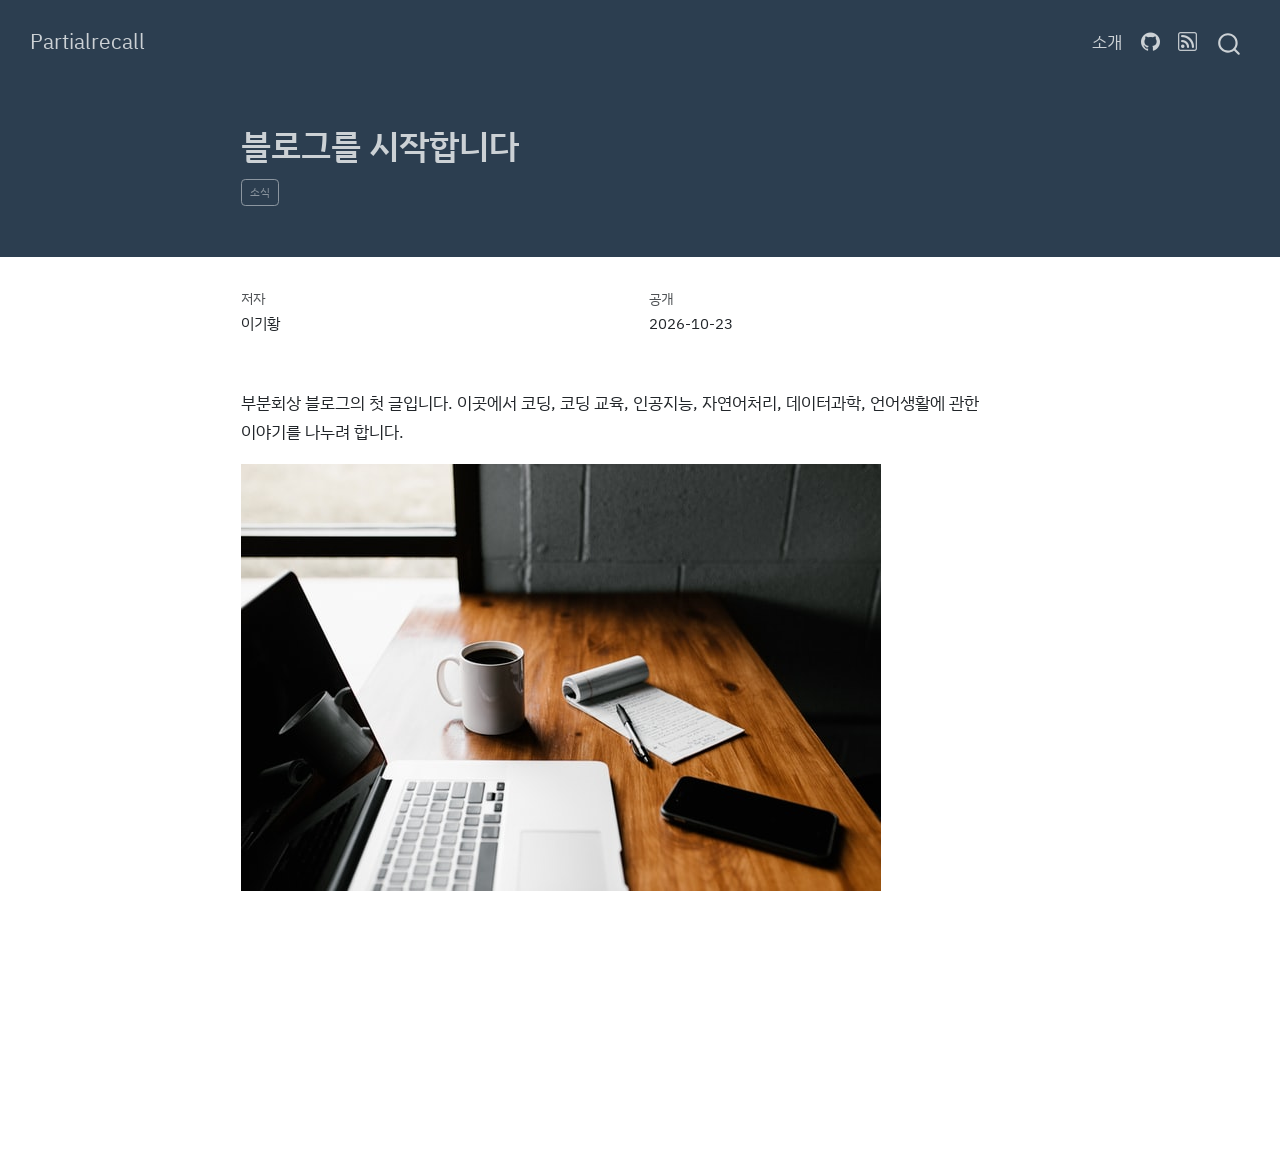
<file: posts/welcome/index.html>
<!DOCTYPE html>
<html xmlns="http://www.w3.org/1999/xhtml" lang="ko" xml:lang="ko"><head>

<meta charset="utf-8">
<meta name="generator" content="quarto-1.10.19">

<meta name="viewport" content="width=device-width, initial-scale=1.0, user-scalable=yes">

<meta name="author" content="이기황">
<meta name="dcterms.date" content="2026-10-23">

<title>블로그를 시작합니다 – 부분회상</title>
<style>
/* Default styles provided by pandoc.
** See https://pandoc.org/MANUAL.html#variables-for-html for config info.
*/
span.smallcaps{font-variant: small-caps;}
div.columns{display: flex; gap: 1.5em;}
div.column{flex: auto;}
@media screen {
div.columns{gap: min(4vw, 1.5em);}
div.column{overflow-x: auto;}
}
div.hanging-indent{margin-left: 1.5em; text-indent: -1.5em;}
ul.task-list{list-style: none;}
ul.task-list li input[type="checkbox"] {
  width: 0.8em;
  margin: 0 0.8em 0.2em -1em; /* quarto-specific, see https://github.com/quarto-dev/quarto-cli/issues/4556 */ 
  vertical-align: middle;
}
</style>


<script src="../../site_libs/quarto-nav/quarto-nav.js"></script>
<script src="../../site_libs/quarto-nav/headroom.min.js"></script>
<script src="../../site_libs/clipboard/clipboard.min.js"></script>
<script src="../../site_libs/quarto-search/autocomplete.umd.js"></script>
<script src="../../site_libs/quarto-search/fuse.min.js"></script>
<script src="../../site_libs/quarto-search/quarto-search.js"></script>
<meta name="quarto:offset" content="../../">
<script src="../../site_libs/quarto-html/quarto.js" type="module"></script>
<script src="../../site_libs/quarto-html/tabsets/tabsets.js" type="module"></script>
<script src="../../site_libs/quarto-html/popper.min.js"></script>
<script src="../../site_libs/quarto-html/tippy.umd.min.js"></script>
<script src="../../site_libs/quarto-html/anchor.min.js"></script>
<link href="../../site_libs/quarto-html/tippy.css" rel="stylesheet">
<link href="../../site_libs/quarto-html/quarto-syntax-highlighting-bf27225e3a48a9273f3daa8f8e829971.css" rel="stylesheet" id="quarto-text-highlighting-styles">
<script src="../../site_libs/bootstrap/bootstrap.min.js"></script>
<link href="../../site_libs/bootstrap/bootstrap-icons.css" rel="stylesheet">
<link href="../../site_libs/bootstrap/bootstrap-3fe492998eef9252011921451411c7b8.min.css" rel="stylesheet" append-hash="true" id="quarto-bootstrap" data-mode="light">
<script id="quarto-search-options" type="application/json">{
  "location": "navbar",
  "copy-button": false,
  "collapse-after": 3,
  "panel-placement": "end",
  "type": "overlay",
  "limit": 50,
  "keyboard-shortcut": [
    "f",
    "/",
    "s"
  ],
  "show-item-context": false,
  "language": {
    "search-no-results-text": "일치 없음",
    "search-matching-documents-text": "일치된 문서",
    "search-copy-link-title": "검색 링크 복사",
    "search-hide-matches-text": "추가 검색 결과 숨기기",
    "search-more-match-text": "추가 검색결과",
    "search-more-matches-text": "추가 검색결과",
    "search-clear-button-title": "제거",
    "search-text-placeholder": "",
    "search-detached-cancel-button-title": "취소",
    "search-submit-button-title": "검색",
    "search-label": "검색"
  }
}</script>
<link rel="preconnect" href="https://fonts.googleapis.com">
<link rel="preconnect" href="https://fonts.gstatic.com" crossorigin="">
<link rel="stylesheet" href="https://fonts.googleapis.com/css2?family=IBM+Plex+Sans+KR:wght@400;500;700&amp;display=swap">


</head>

<body class="nav-fixed fullcontent quarto-light">

<div id="quarto-search-results"></div>
  <header id="quarto-header" class="headroom fixed-top quarto-banner">
    <nav class="navbar navbar-expand-lg " data-bs-theme="dark">
      <div class="navbar-container container-fluid">
      <div class="navbar-brand-container mx-auto">
    <a class="navbar-brand" href="../../index.html">
    <span class="navbar-title">Partialrecall</span>
    </a>
  </div>
            <div id="quarto-search" class="" title="검색"></div>
          <button class="navbar-toggler" type="button" data-bs-toggle="collapse" data-bs-target="#navbarCollapse" aria-controls="navbarCollapse" role="menu" aria-expanded="false" aria-label="탐색 전환" onclick="if (window.quartoToggleHeadroom) { window.quartoToggleHeadroom(); }">
  <span class="navbar-toggler-icon"></span>
</button>
          <div class="collapse navbar-collapse" id="navbarCollapse">
            <ul class="navbar-nav navbar-nav-scroll ms-auto">
  <li class="nav-item">
    <a class="nav-link" href="../../about.html"> 
<span class="menu-text">소개</span></a>
  </li>  
  <li class="nav-item compact">
    <a class="nav-link" href="https://github.com/kihwanglee"> <i class="bi bi-github" role="img">
</i> 
<span class="menu-text"></span></a>
  </li>  
  <li class="nav-item compact">
    <a class="nav-link" href="../../index.xml"> <i class="bi bi-rss" role="img">
</i> 
<span class="menu-text"></span></a>
  </li>  
</ul>
          </div> <!-- /navcollapse -->
            <div class="quarto-navbar-tools">
</div>
      </div> <!-- /container-fluid -->
    </nav>
</header>
<!-- content -->
<header id="title-block-header" class="quarto-title-block default page-columns page-full">
  <div class="quarto-title-banner page-columns page-full">
    <div class="quarto-title column-body">
      <h1 class="title">블로그를 시작합니다</h1>
                                <div class="quarto-categories">
                <div class="quarto-category">소식</div>
              </div>
                  </div>
  </div>
    
  
  <div class="quarto-title-meta">

      <div>
      <div class="quarto-title-meta-heading">저자</div>
      <div class="quarto-title-meta-contents">
               <p>이기황 </p>
            </div>
    </div>
      
      <div>
      <div class="quarto-title-meta-heading">공개</div>
      <div class="quarto-title-meta-contents">
        <p class="date">2026-10-23</p>
      </div>
    </div>
    
      
    </div>
    
  
  </header><div id="quarto-content" class="quarto-container page-columns page-rows-contents page-layout-article page-navbar">
<!-- sidebar -->
<!-- margin-sidebar -->
    
<!-- main -->
<main class="content quarto-banner-title-block" id="quarto-document-content">





<p>부분회상 블로그의 첫 글입니다. 이곳에서 코딩, 코딩 교육, 인공지능, 자연어처리, 데이터과학, 언어생활에 관한 이야기를 나누려 합니다.</p>
<p><img src="thumbnail.jpg" class="img-fluid"></p>



</main> <!-- /main -->
<script id="quarto-html-after-body" type="application/javascript">
  window.document.addEventListener("DOMContentLoaded", function (event) {
    const icon = "";
    const anchorJS = new window.AnchorJS();
    anchorJS.options = {
      placement: 'right',
      icon: icon
    };
    anchorJS.add('.anchored');
    const isCodeAnnotation = (el) => {
      for (const clz of el.classList) {
        if (clz.startsWith('code-annotation-')) {                     
          return true;
        }
      }
      return false;
    }
    const onCopySuccess = function(e) {
      // button target
      const button = e.trigger;
      // don't keep focus
      button.blur();
      // flash "checked"
      button.classList.add('code-copy-button-checked');
      var currentTitle = button.getAttribute("title");
      button.setAttribute("title", "복사완료!");
      let tooltip;
      if (window.bootstrap) {
        button.setAttribute("data-bs-toggle", "tooltip");
        button.setAttribute("data-bs-placement", "left");
        button.setAttribute("data-bs-title", "복사완료!");
        tooltip = new bootstrap.Tooltip(button, 
          { trigger: "manual", 
            customClass: "code-copy-button-tooltip",
            offset: [0, -8]});
        tooltip.show();    
      }
      setTimeout(function() {
        if (tooltip) {
          tooltip.hide();
          button.removeAttribute("data-bs-title");
          button.removeAttribute("data-bs-toggle");
          button.removeAttribute("data-bs-placement");
        }
        button.setAttribute("title", currentTitle);
        button.classList.remove('code-copy-button-checked');
      }, 1000);
      // clear code selection
      e.clearSelection();
    }
    const getTextToCopy = function(trigger) {
      const outerScaffold = trigger.parentElement.cloneNode(true);
      const codeEl = outerScaffold.querySelector('code');
      for (const childEl of codeEl.children) {
        if (isCodeAnnotation(childEl)) {
          childEl.remove();
        }
      }
      return codeEl.innerText;
    }
    const clipboard = new window.ClipboardJS('.code-copy-button:not([data-in-quarto-modal])', {
      text: getTextToCopy
    });
    clipboard.on('success', onCopySuccess);
    if (window.document.getElementById('quarto-embedded-source-code-modal')) {
      const clipboardModal = new window.ClipboardJS('.code-copy-button[data-in-quarto-modal]', {
        text: getTextToCopy,
        container: window.document.getElementById('quarto-embedded-source-code-modal')
      });
      clipboardModal.on('success', onCopySuccess);
    }
      var localhostRegex = new RegExp(/^(?:http|https):\/\/localhost\:?[0-9]*\//);
      var mailtoRegex = new RegExp(/^mailto:/);
        var filterRegex = new RegExp("https:\/\/partialrecall\.kr");
      var isInternal = (href) => {
          return filterRegex.test(href) || localhostRegex.test(href) || mailtoRegex.test(href);
      }
      // Inspect non-navigation links and adorn them if external
     var links = window.document.querySelectorAll('a[href]:not(.nav-link):not(.navbar-brand):not(.toc-action):not(.sidebar-link):not(.sidebar-item-toggle):not(.pagination-link):not(.no-external):not([aria-hidden]):not(.dropdown-item):not(.quarto-navigation-tool):not(.about-link)');
      for (var i=0; i<links.length; i++) {
        const link = links[i];
        if (!isInternal(link.href)) {
          // undo the damage that might have been done by quarto-nav.js in the case of
          // links that we want to consider external
          if (link.dataset.originalHref !== undefined) {
            link.href = link.dataset.originalHref;
          }
        }
      }
    function tippyHover(el, contentFn, onTriggerFn, onUntriggerFn) {
      const config = {
        allowHTML: true,
        maxWidth: 500,
        delay: 100,
        arrow: false,
        appendTo: function(el) {
            return el.parentElement;
        },
        interactive: true,
        interactiveBorder: 10,
        theme: 'quarto',
        placement: 'bottom-start',
      };
      if (contentFn) {
        config.content = contentFn;
      }
      if (onTriggerFn) {
        config.onTrigger = onTriggerFn;
      }
      if (onUntriggerFn) {
        config.onUntrigger = onUntriggerFn;
      }
      window.tippy(el, config); 
    }
    const noterefs = window.document.querySelectorAll('a[role="doc-noteref"]');
    for (var i=0; i<noterefs.length; i++) {
      const ref = noterefs[i];
      tippyHover(ref, function() {
        // use id or data attribute instead here
        let href = ref.getAttribute('data-footnote-href') || ref.getAttribute('href');
        try { href = new URL(href).hash; } catch {}
        const id = href.replace(/^#\/?/, "");
        const note = window.document.getElementById(id);
        if (note) {
          return note.innerHTML;
        } else {
          return "";
        }
      });
    }
    const xrefs = window.document.querySelectorAll('a.quarto-xref');
    const processXRef = (id, note) => {
      // Strip column container classes
      const stripColumnClz = (el) => {
        el.classList.remove("page-full", "page-columns");
        if (el.children) {
          for (const child of el.children) {
            stripColumnClz(child);
          }
        }
      }
      stripColumnClz(note)
      if (id === null || id.startsWith('sec-')) {
        // Special case sections, only their first couple elements
        const container = document.createElement("div");
        if (note.children && note.children.length > 2) {
          container.appendChild(note.children[0].cloneNode(true));
          for (let i = 1; i < note.children.length; i++) {
            const child = note.children[i];
            if (child.tagName === "P" && child.innerText === "") {
              continue;
            } else {
              container.appendChild(child.cloneNode(true));
              break;
            }
          }
          if (window.Quarto?.typesetMath) {
            window.Quarto.typesetMath(container);
          }
          return container.innerHTML
        } else {
          if (window.Quarto?.typesetMath) {
            window.Quarto.typesetMath(note);
          }
          return note.innerHTML;
        }
      } else {
        // Remove any anchor links if they are present
        const anchorLink = note.querySelector('a.anchorjs-link');
        if (anchorLink) {
          anchorLink.remove();
        }
        if (window.Quarto?.typesetMath) {
          window.Quarto.typesetMath(note);
        }
        if (note.classList.contains("callout")) {
          return note.outerHTML;
        } else {
          return note.innerHTML;
        }
      }
    }
    for (var i=0; i<xrefs.length; i++) {
      const xref = xrefs[i];
      tippyHover(xref, undefined, function(instance) {
        instance.disable();
        let url = xref.getAttribute('href');
        let hash = undefined; 
        if (url.startsWith('#')) {
          hash = url;
        } else {
          try { hash = new URL(url).hash; } catch {}
        }
        if (hash) {
          const id = hash.replace(/^#\/?/, "");
          const note = window.document.getElementById(id);
          if (note !== null) {
            try {
              const html = processXRef(id, note.cloneNode(true));
              instance.setContent(html);
            } finally {
              instance.enable();
              instance.show();
            }
          } else {
            // See if we can fetch this
            fetch(url.split('#')[0])
            .then(res => res.text())
            .then(html => {
              const parser = new DOMParser();
              const htmlDoc = parser.parseFromString(html, "text/html");
              const note = htmlDoc.getElementById(id);
              if (note !== null) {
                const html = processXRef(id, note);
                instance.setContent(html);
              } 
            }).finally(() => {
              instance.enable();
              instance.show();
            });
          }
        } else {
          // See if we can fetch a full url (with no hash to target)
          // This is a special case and we should probably do some content thinning / targeting
          fetch(url)
          .then(res => res.text())
          .then(html => {
            const parser = new DOMParser();
            const htmlDoc = parser.parseFromString(html, "text/html");
            const note = htmlDoc.querySelector('main.content');
            if (note !== null) {
              // This should only happen for chapter cross references
              // (since there is no id in the URL)
              // remove the first header
              if (note.children.length > 0 && note.children[0].tagName === "HEADER") {
                note.children[0].remove();
              }
              const html = processXRef(null, note);
              instance.setContent(html);
            } 
          }).finally(() => {
            instance.enable();
            instance.show();
          });
        }
      }, function(instance) {
      });
    }
        let selectedAnnoteEl;
        const selectorForAnnotation = ( cell, annotation) => {
          let cellAttr = 'data-code-cell="' + cell + '"';
          let lineAttr = 'data-code-annotation="' +  annotation + '"';
          const selector = 'span[' + cellAttr + '][' + lineAttr + ']';
          return selector;
        }
        const selectCodeLines = (annoteEl) => {
          const doc = window.document;
          const targetCell = annoteEl.getAttribute("data-target-cell");
          const targetAnnotation = annoteEl.getAttribute("data-target-annotation");
          const annoteSpan = window.document.querySelector(selectorForAnnotation(targetCell, targetAnnotation));
          const lines = annoteSpan.getAttribute("data-code-lines").split(",");
          const lineIds = lines.map((line) => {
            return targetCell + "-" + line;
          })
          let top = null;
          let height = null;
          let parent = null;
          if (lineIds.length > 0) {
              //compute the position of the single el (top and bottom and make a div)
              const el = window.document.getElementById(lineIds[0]);
              top = el.offsetTop;
              height = el.offsetHeight;
              parent = el.parentElement.parentElement;
            if (lineIds.length > 1) {
              const lastEl = window.document.getElementById(lineIds[lineIds.length - 1]);
              const bottom = lastEl.offsetTop + lastEl.offsetHeight;
              height = bottom - top;
            }
            if (top !== null && height !== null && parent !== null) {
              // cook up a div (if necessary) and position it 
              let div = window.document.getElementById("code-annotation-line-highlight");
              if (div === null) {
                div = window.document.createElement("div");
                div.setAttribute("id", "code-annotation-line-highlight");
                div.style.position = 'absolute';
                parent.appendChild(div);
              }
              div.style.top = top - 2 + "px";
              div.style.height = height + 4 + "px";
              div.style.left = 0;
              let gutterDiv = window.document.getElementById("code-annotation-line-highlight-gutter");
              if (gutterDiv === null) {
                gutterDiv = window.document.createElement("div");
                gutterDiv.setAttribute("id", "code-annotation-line-highlight-gutter");
                gutterDiv.style.position = 'absolute';
                const codeCell = window.document.getElementById(targetCell);
                const gutter = codeCell.querySelector('.code-annotation-gutter');
                gutter.appendChild(gutterDiv);
              }
              gutterDiv.style.top = top - 2 + "px";
              gutterDiv.style.height = height + 4 + "px";
            }
            selectedAnnoteEl = annoteEl;
          }
        };
        const unselectCodeLines = () => {
          const elementsIds = ["code-annotation-line-highlight", "code-annotation-line-highlight-gutter"];
          elementsIds.forEach((elId) => {
            const div = window.document.getElementById(elId);
            if (div) {
              div.remove();
            }
          });
          selectedAnnoteEl = undefined;
        };
          // Handle positioning of the toggle
      window.addEventListener(
        "resize",
        throttle(() => {
          elRect = undefined;
          if (selectedAnnoteEl) {
            selectCodeLines(selectedAnnoteEl);
          }
        }, 10)
      );
      function throttle(fn, ms) {
      let throttle = false;
      let timer;
        return (...args) => {
          if(!throttle) { // first call gets through
              fn.apply(this, args);
              throttle = true;
          } else { // all the others get throttled
              if(timer) clearTimeout(timer); // cancel #2
              timer = setTimeout(() => {
                fn.apply(this, args);
                timer = throttle = false;
              }, ms);
          }
        };
      }
        // Attach click handler to the DT
        const annoteDls = window.document.querySelectorAll('dt[data-target-cell]');
        for (const annoteDlNode of annoteDls) {
          annoteDlNode.addEventListener('click', (event) => {
            const clickedEl = event.target;
            if (clickedEl !== selectedAnnoteEl) {
              unselectCodeLines();
              const activeEl = window.document.querySelector('dt[data-target-cell].code-annotation-active');
              if (activeEl) {
                activeEl.classList.remove('code-annotation-active');
              }
              selectCodeLines(clickedEl);
              clickedEl.classList.add('code-annotation-active');
            } else {
              // Unselect the line
              unselectCodeLines();
              clickedEl.classList.remove('code-annotation-active');
            }
          });
        }
    const findCites = (el) => {
      const parentEl = el.parentElement;
      if (parentEl) {
        const cites = parentEl.dataset.cites;
        if (cites) {
          return {
            el,
            cites: cites.split(' ')
          };
        } else {
          return findCites(el.parentElement)
        }
      } else {
        return undefined;
      }
    };
    var bibliorefs = window.document.querySelectorAll('a[role="doc-biblioref"]');
    for (var i=0; i<bibliorefs.length; i++) {
      const ref = bibliorefs[i];
      const citeInfo = findCites(ref);
      if (citeInfo) {
        tippyHover(citeInfo.el, function() {
          var popup = window.document.createElement('div');
          citeInfo.cites.forEach(function(cite) {
            var citeDiv = window.document.createElement('div');
            citeDiv.classList.add('hanging-indent');
            citeDiv.classList.add('csl-entry');
            var biblioDiv = window.document.getElementById('ref-' + cite);
            if (biblioDiv) {
              citeDiv.innerHTML = biblioDiv.innerHTML;
            }
            popup.appendChild(citeDiv);
          });
          return popup.innerHTML;
        });
      }
    }
  });
  </script>
</div> <!-- /content -->




</body></html>
</file>
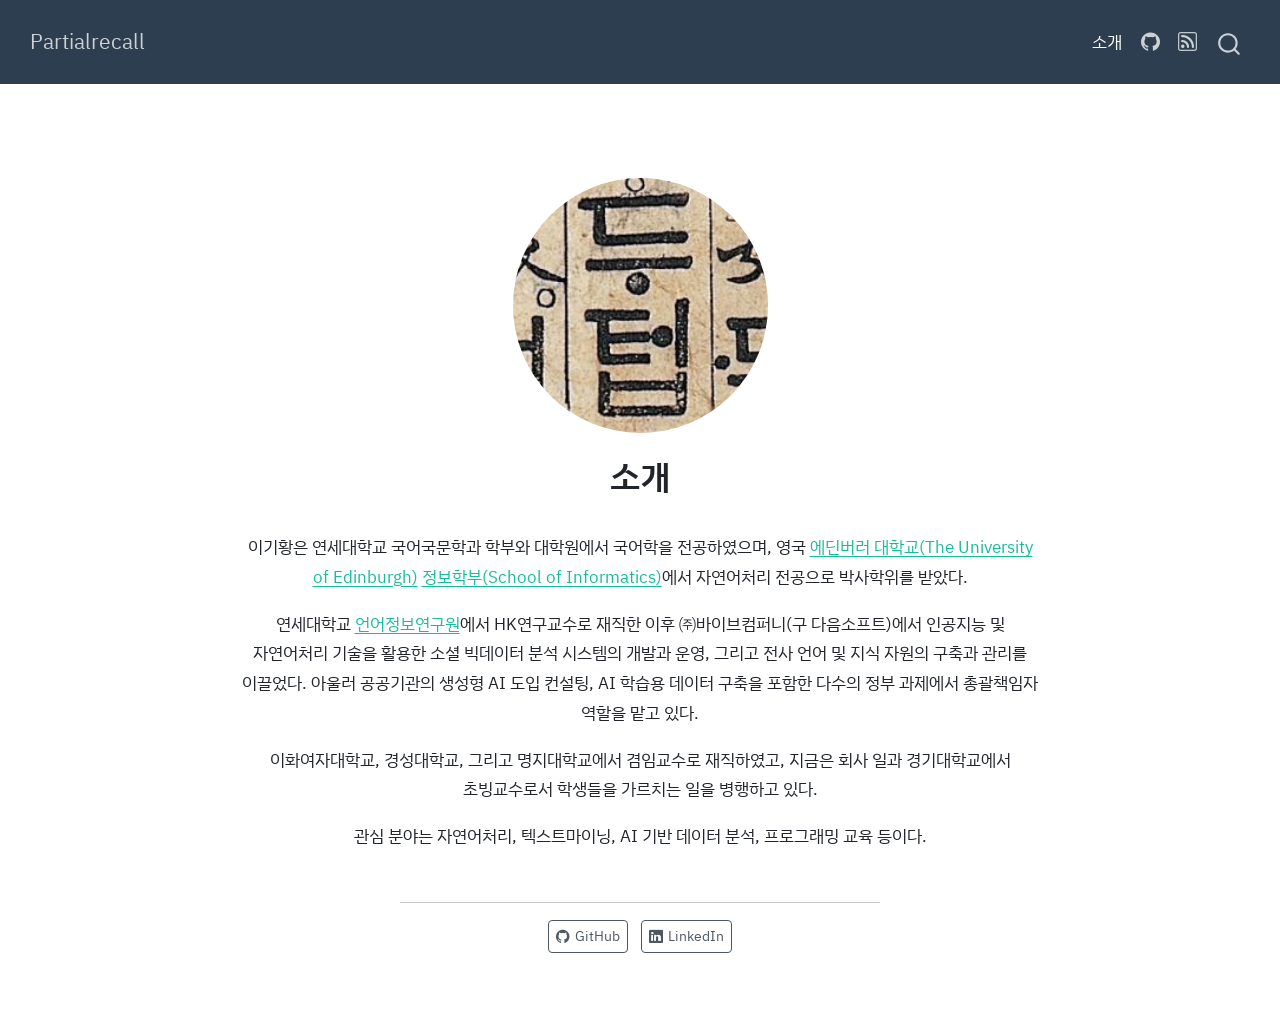
<file: about.html>
<!DOCTYPE html>
<html xmlns="http://www.w3.org/1999/xhtml" lang="ko" xml:lang="ko"><head>

<meta charset="utf-8">
<meta name="generator" content="quarto-1.10.19">

<meta name="viewport" content="width=device-width, initial-scale=1.0, user-scalable=yes">


<title>소개 – 부분회상</title>
<style>
/* Default styles provided by pandoc.
** See https://pandoc.org/MANUAL.html#variables-for-html for config info.
*/
span.smallcaps{font-variant: small-caps;}
div.columns{display: flex; gap: 1.5em;}
div.column{flex: auto;}
@media screen {
div.columns{gap: min(4vw, 1.5em);}
div.column{overflow-x: auto;}
}
div.hanging-indent{margin-left: 1.5em; text-indent: -1.5em;}
ul.task-list{list-style: none;}
ul.task-list li input[type="checkbox"] {
  width: 0.8em;
  margin: 0 0.8em 0.2em -1em; /* quarto-specific, see https://github.com/quarto-dev/quarto-cli/issues/4556 */ 
  vertical-align: middle;
}
</style>


<script src="site_libs/quarto-nav/quarto-nav.js"></script>
<script src="site_libs/quarto-nav/headroom.min.js"></script>
<script src="site_libs/clipboard/clipboard.min.js"></script>
<script src="site_libs/quarto-search/autocomplete.umd.js"></script>
<script src="site_libs/quarto-search/fuse.min.js"></script>
<script src="site_libs/quarto-search/quarto-search.js"></script>
<meta name="quarto:offset" content="./">
<script src="site_libs/quarto-html/quarto.js" type="module"></script>
<script src="site_libs/quarto-html/tabsets/tabsets.js" type="module"></script>
<script src="site_libs/quarto-html/popper.min.js"></script>
<script src="site_libs/quarto-html/tippy.umd.min.js"></script>
<link href="site_libs/quarto-html/tippy.css" rel="stylesheet">
<link href="site_libs/quarto-html/quarto-syntax-highlighting-bf27225e3a48a9273f3daa8f8e829971.css" rel="stylesheet" id="quarto-text-highlighting-styles">
<script src="site_libs/bootstrap/bootstrap.min.js"></script>
<link href="site_libs/bootstrap/bootstrap-icons.css" rel="stylesheet">
<link href="site_libs/bootstrap/bootstrap-3fe492998eef9252011921451411c7b8.min.css" rel="stylesheet" append-hash="true" id="quarto-bootstrap" data-mode="light">
<script id="quarto-search-options" type="application/json">{
  "location": "navbar",
  "copy-button": false,
  "collapse-after": 3,
  "panel-placement": "end",
  "type": "overlay",
  "limit": 50,
  "keyboard-shortcut": [
    "f",
    "/",
    "s"
  ],
  "show-item-context": false,
  "language": {
    "search-no-results-text": "일치 없음",
    "search-matching-documents-text": "일치된 문서",
    "search-copy-link-title": "검색 링크 복사",
    "search-hide-matches-text": "추가 검색 결과 숨기기",
    "search-more-match-text": "추가 검색결과",
    "search-more-matches-text": "추가 검색결과",
    "search-clear-button-title": "제거",
    "search-text-placeholder": "",
    "search-detached-cancel-button-title": "취소",
    "search-submit-button-title": "검색",
    "search-label": "검색"
  }
}</script>
<link rel="preconnect" href="https://fonts.googleapis.com">
<link rel="preconnect" href="https://fonts.gstatic.com" crossorigin="">
<link rel="stylesheet" href="https://fonts.googleapis.com/css2?family=IBM+Plex+Sans+KR:wght@400;500;700&amp;display=swap">


</head>

<body class="nav-fixed fullcontent quarto-light">

<div id="quarto-search-results"></div>
  <header id="quarto-header" class="headroom fixed-top">
    <nav class="navbar navbar-expand-lg " data-bs-theme="dark">
      <div class="navbar-container container-fluid">
      <div class="navbar-brand-container mx-auto">
    <a class="navbar-brand" href="./index.html">
    <span class="navbar-title">Partialrecall</span>
    </a>
  </div>
            <div id="quarto-search" class="" title="검색"></div>
          <button class="navbar-toggler" type="button" data-bs-toggle="collapse" data-bs-target="#navbarCollapse" aria-controls="navbarCollapse" role="menu" aria-expanded="false" aria-label="탐색 전환" onclick="if (window.quartoToggleHeadroom) { window.quartoToggleHeadroom(); }">
  <span class="navbar-toggler-icon"></span>
</button>
          <div class="collapse navbar-collapse" id="navbarCollapse">
            <ul class="navbar-nav navbar-nav-scroll ms-auto">
  <li class="nav-item">
    <a class="nav-link active" href="./about.html" aria-current="page"> 
<span class="menu-text">소개</span></a>
  </li>  
  <li class="nav-item compact">
    <a class="nav-link" href="https://github.com/kihwanglee"> <i class="bi bi-github" role="img">
</i> 
<span class="menu-text"></span></a>
  </li>  
  <li class="nav-item compact">
    <a class="nav-link" href="./index.xml"> <i class="bi bi-rss" role="img">
</i> 
<span class="menu-text"></span></a>
  </li>  
</ul>
          </div> <!-- /navcollapse -->
            <div class="quarto-navbar-tools">
</div>
      </div> <!-- /container-fluid -->
    </nav>
</header>
<!-- content -->
<div id="quarto-content" class="quarto-container page-columns page-rows-contents page-layout-article page-navbar">
<!-- sidebar -->
<!-- margin-sidebar -->
    
<!-- main -->
<div class="quarto-about-jolla">
  <img src="duteop.jpg" class="about-image
  round " style="height: 15em; width: 15em;">
 <header id="title-block-header" class="quarto-title-block default">
<div class="quarto-title">
<h1 class="title">소개</h1>
</div>
<div class="quarto-title-meta">
  </div>
</header><main class="content" id="quarto-document-content">
<p>이기황은 연세대학교 국어국문학과 학부와 대학원에서 국어학을 전공하였으며, 영국 <a href="https://www.ed.ac.uk">에딘버러 대학교(The University of Edinburgh)</a> <a href="https://informatics.ed.ac.uk/">정보학부(School of Informatics)</a>에서 자연어처리 전공으로 박사학위를 받았다.</p>
<p>연세대학교 <a href="https://ilis2.yonsei.ac.kr">언어정보연구원</a>에서 HK연구교수로 재직한 이후 ㈜바이브컴퍼니(구 다음소프트)에서 인공지능 및 자연어처리 기술을 활용한 소셜 빅데이터 분석 시스템의 개발과 운영, 그리고 전사 언어 및 지식 자원의 구축과 관리를 이끌었다. 아울러 공공기관의 생성형 AI 도입 컨설팅, AI 학습용 데이터 구축을 포함한 다수의 정부 과제에서 총괄책임자 역할을 맡고 있다.</p>
<p>이화여자대학교, 경성대학교, 그리고 명지대학교에서 겸임교수로 재직하였고, 지금은 회사 일과 경기대학교에서 초빙교수로서 학생들을 가르치는 일을 병행하고 있다.</p>
<p>관심 분야는 자연어처리, 텍스트마이닝, AI 기반 데이터 분석, 프로그래밍 교육 등이다.</p>


</main> 
  <hr class="about-sep">
   <div class="about-links">
  <a href="https://github.com/kihwanglee" class="about-link" rel="" target="">
    <i class="bi bi-github"></i>
     <span class="about-link-text">GitHub</span>
  </a>
  <a href="https://www.linkedin.com/in/kihwanglee" class="about-link" rel="" target="">
    <i class="bi bi-linkedin"></i>
     <span class="about-link-text">LinkedIn</span>
  </a>
</div>
</div>
 <!-- /main -->
<script id="quarto-html-after-body" type="application/javascript">
  window.document.addEventListener("DOMContentLoaded", function (event) {
    const isCodeAnnotation = (el) => {
      for (const clz of el.classList) {
        if (clz.startsWith('code-annotation-')) {                     
          return true;
        }
      }
      return false;
    }
    const onCopySuccess = function(e) {
      // button target
      const button = e.trigger;
      // don't keep focus
      button.blur();
      // flash "checked"
      button.classList.add('code-copy-button-checked');
      var currentTitle = button.getAttribute("title");
      button.setAttribute("title", "복사완료!");
      let tooltip;
      if (window.bootstrap) {
        button.setAttribute("data-bs-toggle", "tooltip");
        button.setAttribute("data-bs-placement", "left");
        button.setAttribute("data-bs-title", "복사완료!");
        tooltip = new bootstrap.Tooltip(button, 
          { trigger: "manual", 
            customClass: "code-copy-button-tooltip",
            offset: [0, -8]});
        tooltip.show();    
      }
      setTimeout(function() {
        if (tooltip) {
          tooltip.hide();
          button.removeAttribute("data-bs-title");
          button.removeAttribute("data-bs-toggle");
          button.removeAttribute("data-bs-placement");
        }
        button.setAttribute("title", currentTitle);
        button.classList.remove('code-copy-button-checked');
      }, 1000);
      // clear code selection
      e.clearSelection();
    }
    const getTextToCopy = function(trigger) {
      const outerScaffold = trigger.parentElement.cloneNode(true);
      const codeEl = outerScaffold.querySelector('code');
      for (const childEl of codeEl.children) {
        if (isCodeAnnotation(childEl)) {
          childEl.remove();
        }
      }
      return codeEl.innerText;
    }
    const clipboard = new window.ClipboardJS('.code-copy-button:not([data-in-quarto-modal])', {
      text: getTextToCopy
    });
    clipboard.on('success', onCopySuccess);
    if (window.document.getElementById('quarto-embedded-source-code-modal')) {
      const clipboardModal = new window.ClipboardJS('.code-copy-button[data-in-quarto-modal]', {
        text: getTextToCopy,
        container: window.document.getElementById('quarto-embedded-source-code-modal')
      });
      clipboardModal.on('success', onCopySuccess);
    }
      var localhostRegex = new RegExp(/^(?:http|https):\/\/localhost\:?[0-9]*\//);
      var mailtoRegex = new RegExp(/^mailto:/);
        var filterRegex = new RegExp("https:\/\/partialrecall\.kr");
      var isInternal = (href) => {
          return filterRegex.test(href) || localhostRegex.test(href) || mailtoRegex.test(href);
      }
      // Inspect non-navigation links and adorn them if external
     var links = window.document.querySelectorAll('a[href]:not(.nav-link):not(.navbar-brand):not(.toc-action):not(.sidebar-link):not(.sidebar-item-toggle):not(.pagination-link):not(.no-external):not([aria-hidden]):not(.dropdown-item):not(.quarto-navigation-tool):not(.about-link)');
      for (var i=0; i<links.length; i++) {
        const link = links[i];
        if (!isInternal(link.href)) {
          // undo the damage that might have been done by quarto-nav.js in the case of
          // links that we want to consider external
          if (link.dataset.originalHref !== undefined) {
            link.href = link.dataset.originalHref;
          }
        }
      }
    function tippyHover(el, contentFn, onTriggerFn, onUntriggerFn) {
      const config = {
        allowHTML: true,
        maxWidth: 500,
        delay: 100,
        arrow: false,
        appendTo: function(el) {
            return el.parentElement;
        },
        interactive: true,
        interactiveBorder: 10,
        theme: 'quarto',
        placement: 'bottom-start',
      };
      if (contentFn) {
        config.content = contentFn;
      }
      if (onTriggerFn) {
        config.onTrigger = onTriggerFn;
      }
      if (onUntriggerFn) {
        config.onUntrigger = onUntriggerFn;
      }
      window.tippy(el, config); 
    }
    const noterefs = window.document.querySelectorAll('a[role="doc-noteref"]');
    for (var i=0; i<noterefs.length; i++) {
      const ref = noterefs[i];
      tippyHover(ref, function() {
        // use id or data attribute instead here
        let href = ref.getAttribute('data-footnote-href') || ref.getAttribute('href');
        try { href = new URL(href).hash; } catch {}
        const id = href.replace(/^#\/?/, "");
        const note = window.document.getElementById(id);
        if (note) {
          return note.innerHTML;
        } else {
          return "";
        }
      });
    }
    const xrefs = window.document.querySelectorAll('a.quarto-xref');
    const processXRef = (id, note) => {
      // Strip column container classes
      const stripColumnClz = (el) => {
        el.classList.remove("page-full", "page-columns");
        if (el.children) {
          for (const child of el.children) {
            stripColumnClz(child);
          }
        }
      }
      stripColumnClz(note)
      if (id === null || id.startsWith('sec-')) {
        // Special case sections, only their first couple elements
        const container = document.createElement("div");
        if (note.children && note.children.length > 2) {
          container.appendChild(note.children[0].cloneNode(true));
          for (let i = 1; i < note.children.length; i++) {
            const child = note.children[i];
            if (child.tagName === "P" && child.innerText === "") {
              continue;
            } else {
              container.appendChild(child.cloneNode(true));
              break;
            }
          }
          if (window.Quarto?.typesetMath) {
            window.Quarto.typesetMath(container);
          }
          return container.innerHTML
        } else {
          if (window.Quarto?.typesetMath) {
            window.Quarto.typesetMath(note);
          }
          return note.innerHTML;
        }
      } else {
        // Remove any anchor links if they are present
        const anchorLink = note.querySelector('a.anchorjs-link');
        if (anchorLink) {
          anchorLink.remove();
        }
        if (window.Quarto?.typesetMath) {
          window.Quarto.typesetMath(note);
        }
        if (note.classList.contains("callout")) {
          return note.outerHTML;
        } else {
          return note.innerHTML;
        }
      }
    }
    for (var i=0; i<xrefs.length; i++) {
      const xref = xrefs[i];
      tippyHover(xref, undefined, function(instance) {
        instance.disable();
        let url = xref.getAttribute('href');
        let hash = undefined; 
        if (url.startsWith('#')) {
          hash = url;
        } else {
          try { hash = new URL(url).hash; } catch {}
        }
        if (hash) {
          const id = hash.replace(/^#\/?/, "");
          const note = window.document.getElementById(id);
          if (note !== null) {
            try {
              const html = processXRef(id, note.cloneNode(true));
              instance.setContent(html);
            } finally {
              instance.enable();
              instance.show();
            }
          } else {
            // See if we can fetch this
            fetch(url.split('#')[0])
            .then(res => res.text())
            .then(html => {
              const parser = new DOMParser();
              const htmlDoc = parser.parseFromString(html, "text/html");
              const note = htmlDoc.getElementById(id);
              if (note !== null) {
                const html = processXRef(id, note);
                instance.setContent(html);
              } 
            }).finally(() => {
              instance.enable();
              instance.show();
            });
          }
        } else {
          // See if we can fetch a full url (with no hash to target)
          // This is a special case and we should probably do some content thinning / targeting
          fetch(url)
          .then(res => res.text())
          .then(html => {
            const parser = new DOMParser();
            const htmlDoc = parser.parseFromString(html, "text/html");
            const note = htmlDoc.querySelector('main.content');
            if (note !== null) {
              // This should only happen for chapter cross references
              // (since there is no id in the URL)
              // remove the first header
              if (note.children.length > 0 && note.children[0].tagName === "HEADER") {
                note.children[0].remove();
              }
              const html = processXRef(null, note);
              instance.setContent(html);
            } 
          }).finally(() => {
            instance.enable();
            instance.show();
          });
        }
      }, function(instance) {
      });
    }
        let selectedAnnoteEl;
        const selectorForAnnotation = ( cell, annotation) => {
          let cellAttr = 'data-code-cell="' + cell + '"';
          let lineAttr = 'data-code-annotation="' +  annotation + '"';
          const selector = 'span[' + cellAttr + '][' + lineAttr + ']';
          return selector;
        }
        const selectCodeLines = (annoteEl) => {
          const doc = window.document;
          const targetCell = annoteEl.getAttribute("data-target-cell");
          const targetAnnotation = annoteEl.getAttribute("data-target-annotation");
          const annoteSpan = window.document.querySelector(selectorForAnnotation(targetCell, targetAnnotation));
          const lines = annoteSpan.getAttribute("data-code-lines").split(",");
          const lineIds = lines.map((line) => {
            return targetCell + "-" + line;
          })
          let top = null;
          let height = null;
          let parent = null;
          if (lineIds.length > 0) {
              //compute the position of the single el (top and bottom and make a div)
              const el = window.document.getElementById(lineIds[0]);
              top = el.offsetTop;
              height = el.offsetHeight;
              parent = el.parentElement.parentElement;
            if (lineIds.length > 1) {
              const lastEl = window.document.getElementById(lineIds[lineIds.length - 1]);
              const bottom = lastEl.offsetTop + lastEl.offsetHeight;
              height = bottom - top;
            }
            if (top !== null && height !== null && parent !== null) {
              // cook up a div (if necessary) and position it 
              let div = window.document.getElementById("code-annotation-line-highlight");
              if (div === null) {
                div = window.document.createElement("div");
                div.setAttribute("id", "code-annotation-line-highlight");
                div.style.position = 'absolute';
                parent.appendChild(div);
              }
              div.style.top = top - 2 + "px";
              div.style.height = height + 4 + "px";
              div.style.left = 0;
              let gutterDiv = window.document.getElementById("code-annotation-line-highlight-gutter");
              if (gutterDiv === null) {
                gutterDiv = window.document.createElement("div");
                gutterDiv.setAttribute("id", "code-annotation-line-highlight-gutter");
                gutterDiv.style.position = 'absolute';
                const codeCell = window.document.getElementById(targetCell);
                const gutter = codeCell.querySelector('.code-annotation-gutter');
                gutter.appendChild(gutterDiv);
              }
              gutterDiv.style.top = top - 2 + "px";
              gutterDiv.style.height = height + 4 + "px";
            }
            selectedAnnoteEl = annoteEl;
          }
        };
        const unselectCodeLines = () => {
          const elementsIds = ["code-annotation-line-highlight", "code-annotation-line-highlight-gutter"];
          elementsIds.forEach((elId) => {
            const div = window.document.getElementById(elId);
            if (div) {
              div.remove();
            }
          });
          selectedAnnoteEl = undefined;
        };
          // Handle positioning of the toggle
      window.addEventListener(
        "resize",
        throttle(() => {
          elRect = undefined;
          if (selectedAnnoteEl) {
            selectCodeLines(selectedAnnoteEl);
          }
        }, 10)
      );
      function throttle(fn, ms) {
      let throttle = false;
      let timer;
        return (...args) => {
          if(!throttle) { // first call gets through
              fn.apply(this, args);
              throttle = true;
          } else { // all the others get throttled
              if(timer) clearTimeout(timer); // cancel #2
              timer = setTimeout(() => {
                fn.apply(this, args);
                timer = throttle = false;
              }, ms);
          }
        };
      }
        // Attach click handler to the DT
        const annoteDls = window.document.querySelectorAll('dt[data-target-cell]');
        for (const annoteDlNode of annoteDls) {
          annoteDlNode.addEventListener('click', (event) => {
            const clickedEl = event.target;
            if (clickedEl !== selectedAnnoteEl) {
              unselectCodeLines();
              const activeEl = window.document.querySelector('dt[data-target-cell].code-annotation-active');
              if (activeEl) {
                activeEl.classList.remove('code-annotation-active');
              }
              selectCodeLines(clickedEl);
              clickedEl.classList.add('code-annotation-active');
            } else {
              // Unselect the line
              unselectCodeLines();
              clickedEl.classList.remove('code-annotation-active');
            }
          });
        }
    const findCites = (el) => {
      const parentEl = el.parentElement;
      if (parentEl) {
        const cites = parentEl.dataset.cites;
        if (cites) {
          return {
            el,
            cites: cites.split(' ')
          };
        } else {
          return findCites(el.parentElement)
        }
      } else {
        return undefined;
      }
    };
    var bibliorefs = window.document.querySelectorAll('a[role="doc-biblioref"]');
    for (var i=0; i<bibliorefs.length; i++) {
      const ref = bibliorefs[i];
      const citeInfo = findCites(ref);
      if (citeInfo) {
        tippyHover(citeInfo.el, function() {
          var popup = window.document.createElement('div');
          citeInfo.cites.forEach(function(cite) {
            var citeDiv = window.document.createElement('div');
            citeDiv.classList.add('hanging-indent');
            citeDiv.classList.add('csl-entry');
            var biblioDiv = window.document.getElementById('ref-' + cite);
            if (biblioDiv) {
              citeDiv.innerHTML = biblioDiv.innerHTML;
            }
            popup.appendChild(citeDiv);
          });
          return popup.innerHTML;
        });
      }
    }
  });
  </script>
</div> <!-- /content -->




</body></html>
</file>
<file: site_libs/quarto-html/tippy.css>
.tippy-box[data-animation=fade][data-state=hidden]{opacity:0}[data-tippy-root]{max-width:calc(100vw - 10px)}.tippy-box{position:relative;background-color:#333;color:#fff;border-radius:4px;font-size:14px;line-height:1.4;white-space:normal;outline:0;transition-property:transform,visibility,opacity}.tippy-box[data-placement^=top]>.tippy-arrow{bottom:0}.tippy-box[data-placement^=top]>.tippy-arrow:before{bottom:-7px;left:0;border-width:8px 8px 0;border-top-color:initial;transform-origin:center top}.tippy-box[data-placement^=bottom]>.tippy-arrow{top:0}.tippy-box[data-placement^=bottom]>.tippy-arrow:before{top:-7px;left:0;border-width:0 8px 8px;border-bottom-color:initial;transform-origin:center bottom}.tippy-box[data-placement^=left]>.tippy-arrow{right:0}.tippy-box[data-placement^=left]>.tippy-arrow:before{border-width:8px 0 8px 8px;border-left-color:initial;right:-7px;transform-origin:center left}.tippy-box[data-placement^=right]>.tippy-arrow{left:0}.tippy-box[data-placement^=right]>.tippy-arrow:before{left:-7px;border-width:8px 8px 8px 0;border-right-color:initial;transform-origin:center right}.tippy-box[data-inertia][data-state=visible]{transition-timing-function:cubic-bezier(.54,1.5,.38,1.11)}.tippy-arrow{width:16px;height:16px;color:#333}.tippy-arrow:before{content:"";position:absolute;border-color:transparent;border-style:solid}.tippy-content{position:relative;padding:5px 9px;z-index:1}
</file>
<file: site_libs/quarto-html/quarto-syntax-highlighting-bf27225e3a48a9273f3daa8f8e829971.css>
/* quarto syntax highlight colors */
:root {
  --quarto-hl-ot-color: #003B4F;
  --quarto-hl-at-color: #657422;
  --quarto-hl-ss-color: #20794D;
  --quarto-hl-an-color: #5E5E5E;
  --quarto-hl-fu-color: #4758AB;
  --quarto-hl-st-color: #20794D;
  --quarto-hl-cf-color: #003B4F;
  --quarto-hl-op-color: #5E5E5E;
  --quarto-hl-er-color: #AD0000;
  --quarto-hl-bn-color: #AD0000;
  --quarto-hl-al-color: #AD0000;
  --quarto-hl-va-color: #111111;
  --quarto-hl-bu-color: inherit;
  --quarto-hl-ex-color: inherit;
  --quarto-hl-pp-color: #AD0000;
  --quarto-hl-in-color: #5E5E5E;
  --quarto-hl-vs-color: #20794D;
  --quarto-hl-wa-color: #5E5E5E;
  --quarto-hl-do-color: #5E5E5E;
  --quarto-hl-im-color: #00769E;
  --quarto-hl-ch-color: #20794D;
  --quarto-hl-dt-color: #AD0000;
  --quarto-hl-fl-color: #AD0000;
  --quarto-hl-co-color: #5E5E5E;
  --quarto-hl-cv-color: #5E5E5E;
  --quarto-hl-cn-color: #8f5902;
  --quarto-hl-sc-color: #5E5E5E;
  --quarto-hl-dv-color: #AD0000;
  --quarto-hl-kw-color: #003B4F;
}

/* other quarto variables */
:root {
  --quarto-font-monospace: SFMono-Regular, Menlo, Monaco, Consolas, "Liberation Mono", "Courier New", monospace;
}

/* syntax highlight based on Pandoc's rules */
pre > code.sourceCode > span {
  color: #003B4F;
}

code.sourceCode > span {
  color: #003B4F;
}

div.sourceCode,
div.sourceCode pre.sourceCode {
  color: #003B4F;
}

/* Normal */
code span {
  color: #003B4F;
}

/* Alert */
code span.al {
  color: #AD0000;
  font-style: inherit;
}

/* Annotation */
code span.an {
  color: #5E5E5E;
  font-style: inherit;
}

/* Attribute */
code span.at {
  color: #657422;
  font-style: inherit;
}

/* BaseN */
code span.bn {
  color: #AD0000;
  font-style: inherit;
}

/* BuiltIn */
code span.bu {
  font-style: inherit;
}

/* ControlFlow */
code span.cf {
  color: #003B4F;
  font-weight: bold;
  font-style: inherit;
}

/* Char */
code span.ch {
  color: #20794D;
  font-style: inherit;
}

/* Constant */
code span.cn {
  color: #8f5902;
  font-style: inherit;
}

/* Comment */
code span.co {
  color: #5E5E5E;
  font-style: inherit;
}

/* CommentVar */
code span.cv {
  color: #5E5E5E;
  font-style: italic;
}

/* Documentation */
code span.do {
  color: #5E5E5E;
  font-style: italic;
}

/* DataType */
code span.dt {
  color: #AD0000;
  font-style: inherit;
}

/* DecVal */
code span.dv {
  color: #AD0000;
  font-style: inherit;
}

/* Error */
code span.er {
  color: #AD0000;
  font-style: inherit;
}

/* Extension */
code span.ex {
  font-style: inherit;
}

/* Float */
code span.fl {
  color: #AD0000;
  font-style: inherit;
}

/* Function */
code span.fu {
  color: #4758AB;
  font-style: inherit;
}

/* Import */
code span.im {
  color: #00769E;
  font-style: inherit;
}

/* Information */
code span.in {
  color: #5E5E5E;
  font-style: inherit;
}

/* Keyword */
code span.kw {
  color: #003B4F;
  font-weight: bold;
  font-style: inherit;
}

/* Operator */
code span.op {
  color: #5E5E5E;
  font-style: inherit;
}

/* Other */
code span.ot {
  color: #003B4F;
  font-style: inherit;
}

/* Preprocessor */
code span.pp {
  color: #AD0000;
  font-style: inherit;
}

/* SpecialChar */
code span.sc {
  color: #5E5E5E;
  font-style: inherit;
}

/* SpecialString */
code span.ss {
  color: #20794D;
  font-style: inherit;
}

/* String */
code span.st {
  color: #20794D;
  font-style: inherit;
}

/* Variable */
code span.va {
  color: #111111;
  font-style: inherit;
}

/* VerbatimString */
code span.vs {
  color: #20794D;
  font-style: inherit;
}

/* Warning */
code span.wa {
  color: #5E5E5E;
  font-style: italic;
}

.prevent-inlining {
  content: "</";
}

/*# sourceMappingURL=8be38f48d34c45af72792cbd699585e7.css.map */
</file>
